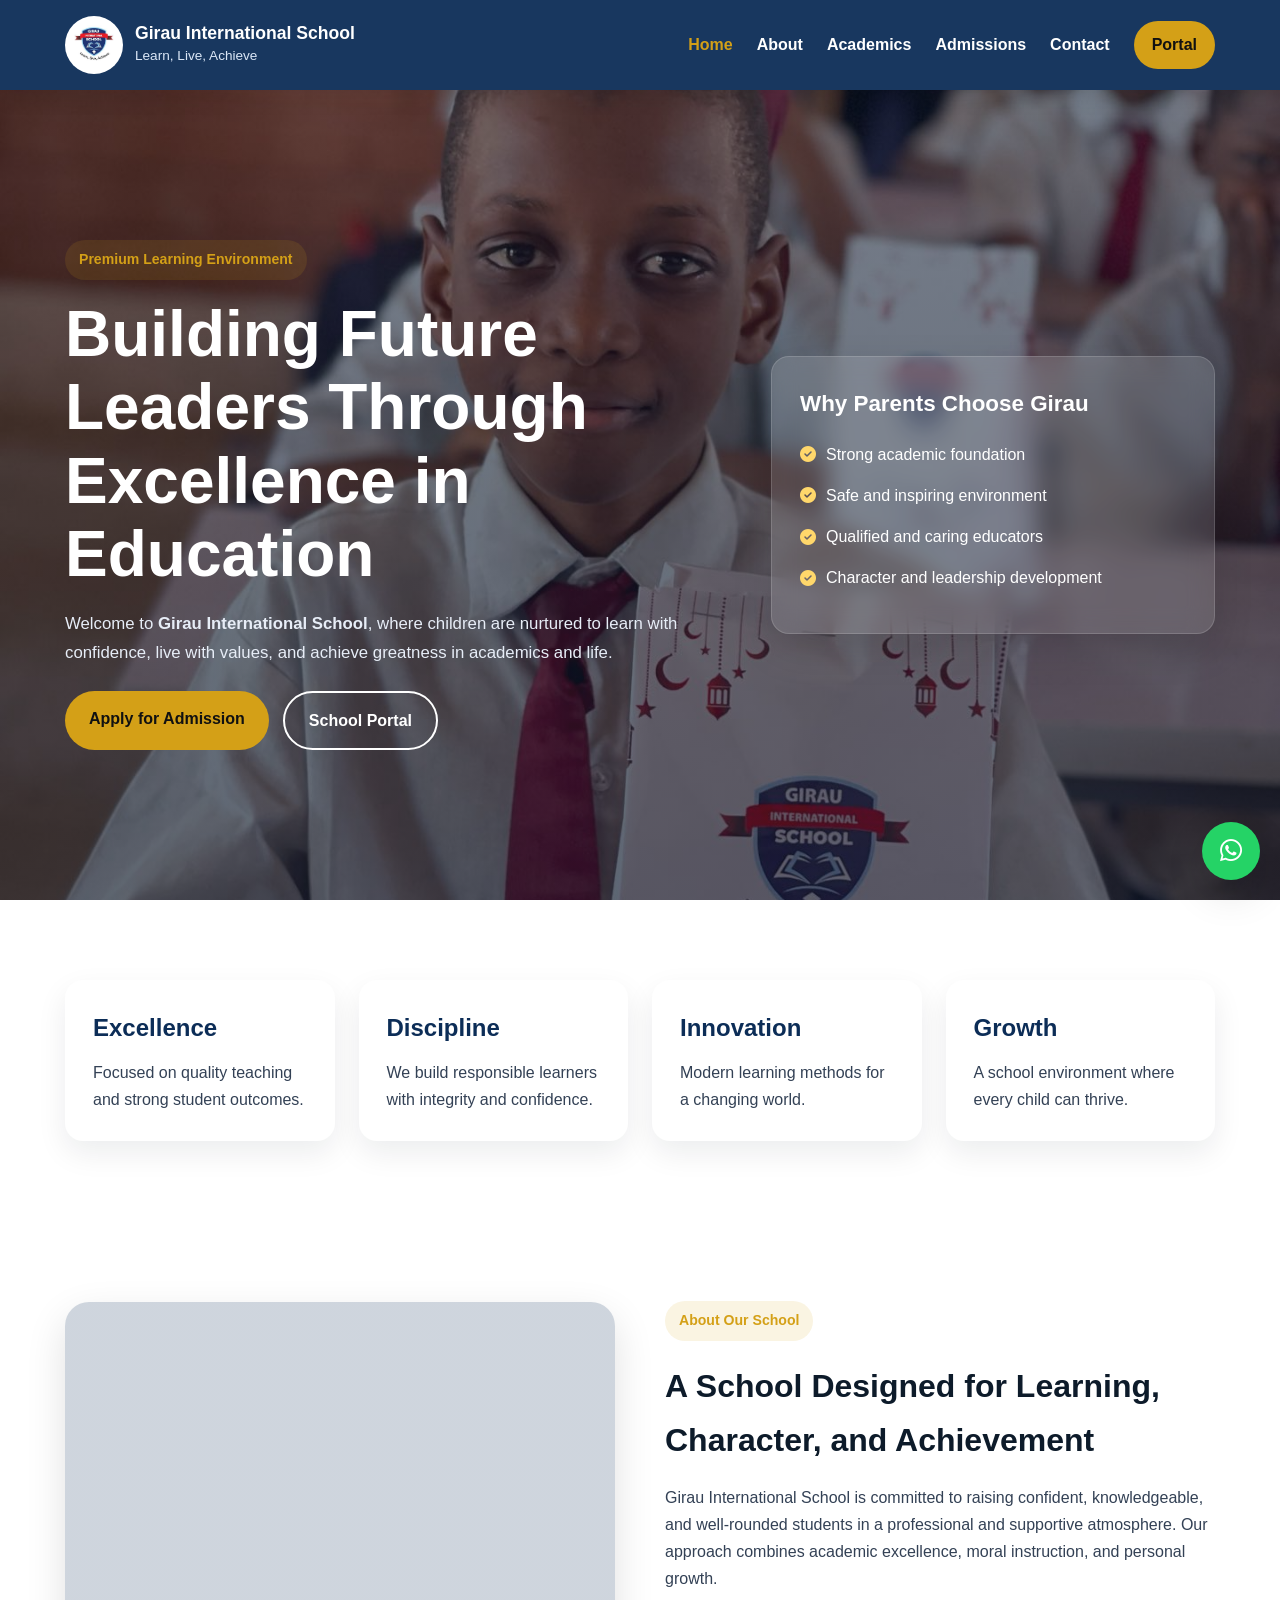
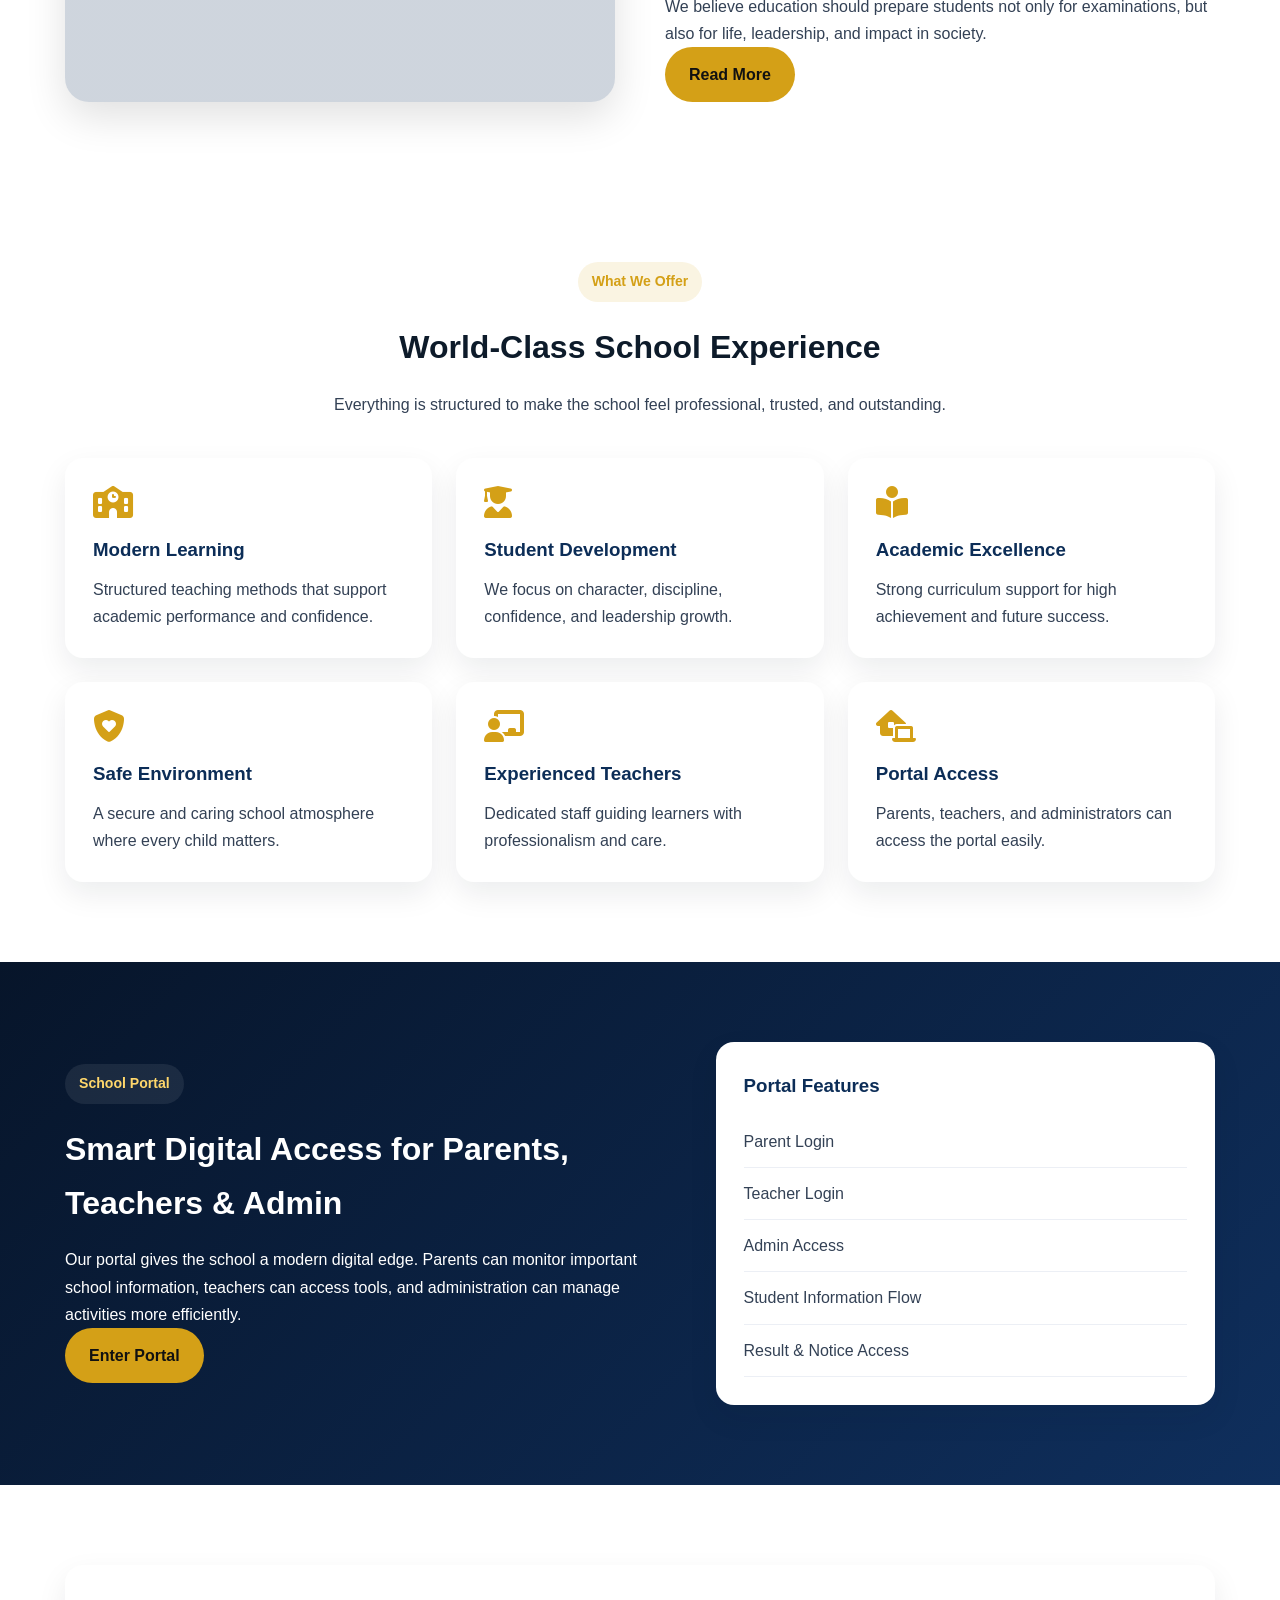
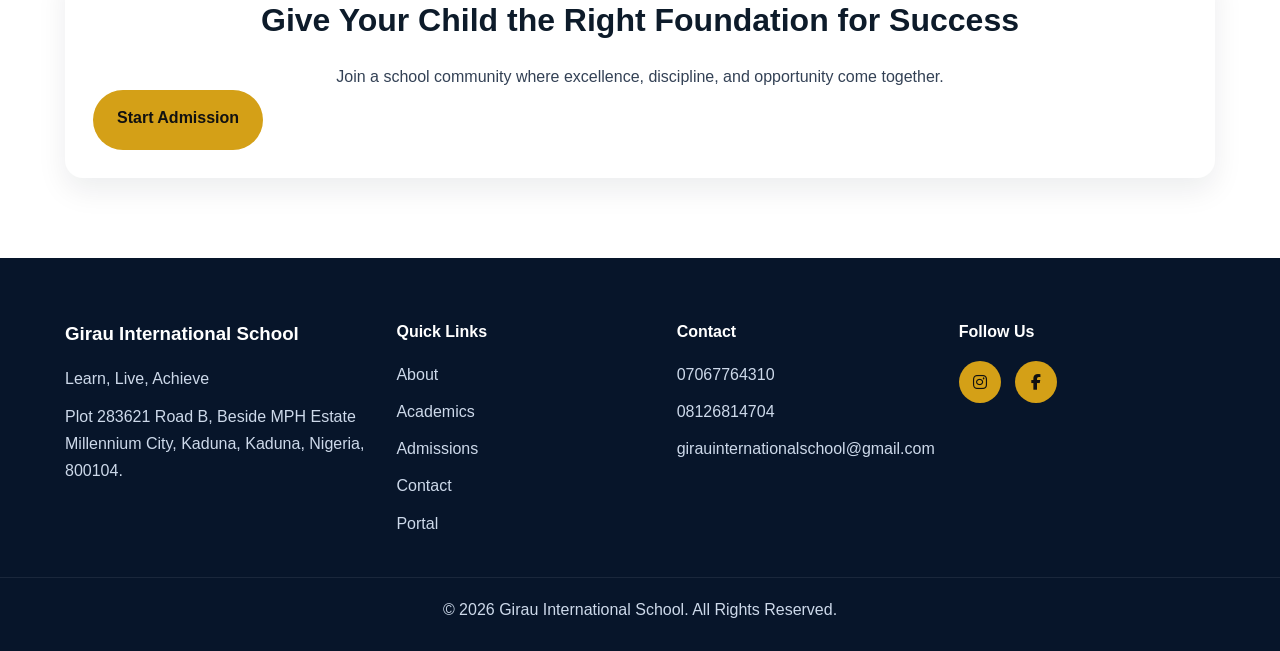
<file: index.html>
<!DOCTYPE html>
<html lang="en">
<head>
  <meta charset="UTF-8" />
  <meta name="viewport" content="width=device-width, initial-scale=1.0" />
  <title>Girau International School | Learn, Live, Achieve</title>
  <link rel="stylesheet" href="style.css" />
  <link rel="stylesheet" href="https://cdnjs.cloudflare.com/ajax/libs/font-awesome/6.5.0/css/all.min.css">
</head>
<body>

  <header class="topbar">
    <div class="container nav-wrap">
      <a href="index.html" class="brand">
        <img src="girau logo.png" alt="Girau International School Logo" class="logo-img">
        <div>
          <h2>Girau International School</h2>
          <p>Learn, Live, Achieve</p>
        </div>
      </a>

      <nav class="desktop-nav">
        <a href="index.html" class="active">Home</a>
        <a href="about.html">About</a>
        <a href="academics.html">Academics</a>
        <a href="admissions.html">Admissions</a>
        <a href="contact.html">Contact</a>
        <a href="portal.html" class="portal-btn">Portal</a>
      </nav>

      <button class="menu-btn" id="menuBtn">
        <i class="fas fa-bars"></i>
      </button>
    </div>

    <div class="mobile-nav" id="mobileNav">
      <a href="index.html">Home</a>
      <a href="about.html">About</a>
      <a href="academics.html">Academics</a>
      <a href="admissions.html">Admissions</a>
      <a href="contact.html">Contact</a>
      <a href="portal.html" class="portal-btn mobile-portal">Portal</a>
    </div>
  </header>

  <section class="hero">
    <div class="hero-overlay"></div>
    <div class="container hero-content">
      <div class="hero-text">
        <span class="tag">Premium Learning Environment</span>
        <h1>Building Future Leaders Through Excellence in Education</h1>
        <p>
          Welcome to <strong>Girau International School</strong>, where children are nurtured to
          learn with confidence, live with values, and achieve greatness in academics and life.
        </p>
        <div class="hero-actions">
          <a href="admissions.html" class="btn primary-btn">Apply for Admission</a>
          <a href="portal.html" class="btn secondary-btn">School Portal</a>
        </div>
      </div>

      <div class="hero-card">
        <div class="card-glass">
          <h3>Why Parents Choose Girau</h3>
          <ul>
            <li><i class="fas fa-check-circle"></i> Strong academic foundation</li>
            <li><i class="fas fa-check-circle"></i> Safe and inspiring environment</li>
            <li><i class="fas fa-check-circle"></i> Qualified and caring educators</li>
            <li><i class="fas fa-check-circle"></i> Character and leadership development</li>
          </ul>
        </div>
      </div>
    </div>
  </section>

  <section class="stats section">
    <div class="container stats-grid">
      <div class="stat-box">
        <h2>Excellence</h2>
        <p>Focused on quality teaching and strong student outcomes.</p>
      </div>
      <div class="stat-box">
        <h2>Discipline</h2>
        <p>We build responsible learners with integrity and confidence.</p>
      </div>
      <div class="stat-box">
        <h2>Innovation</h2>
        <p>Modern learning methods for a changing world.</p>
      </div>
      <div class="stat-box">
        <h2>Growth</h2>
        <p>A school environment where every child can thrive.</p>
      </div>
    </div>
  </section>

  <section class="about-preview section">
    <div class="container split-grid">
      <div class="image-box">
        <div class="image-card"></div>
      </div>
      <div class="text-box">
        <span class="section-tag">About Our School</span>
        <h2>A School Designed for Learning, Character, and Achievement</h2>
        <p>
          Girau International School is committed to raising confident, knowledgeable,
          and well-rounded students in a professional and supportive atmosphere.
          Our approach combines academic excellence, moral instruction, and personal growth.
        </p>
        <p>
          We believe education should prepare students not only for examinations,
          but also for life, leadership, and impact in society.
        </p>
        <a href="about.html" class="btn primary-btn">Read More</a>
      </div>
    </div>
  </section>

  <section class="features section">
    <div class="container">
      <div class="section-head center">
        <span class="section-tag">What We Offer</span>
        <h2>World-Class School Experience</h2>
        <p>Everything is structured to make the school feel professional, trusted, and outstanding.</p>
      </div>

      <div class="feature-grid">
        <div class="feature-card">
          <i class="fas fa-school"></i>
          <h3>Modern Learning</h3>
          <p>Structured teaching methods that support academic performance and confidence.</p>
        </div>
        <div class="feature-card">
          <i class="fas fa-user-graduate"></i>
          <h3>Student Development</h3>
          <p>We focus on character, discipline, confidence, and leadership growth.</p>
        </div>
        <div class="feature-card">
          <i class="fas fa-book-open-reader"></i>
          <h3>Academic Excellence</h3>
          <p>Strong curriculum support for high achievement and future success.</p>
        </div>
        <div class="feature-card">
          <i class="fas fa-shield-heart"></i>
          <h3>Safe Environment</h3>
          <p>A secure and caring school atmosphere where every child matters.</p>
        </div>
        <div class="feature-card">
          <i class="fas fa-chalkboard-user"></i>
          <h3>Experienced Teachers</h3>
          <p>Dedicated staff guiding learners with professionalism and care.</p>
        </div>
        <div class="feature-card">
          <i class="fas fa-laptop-house"></i>
          <h3>Portal Access</h3>
          <p>Parents, teachers, and administrators can access the portal easily.</p>
        </div>
      </div>
    </div>
  </section>

  <section class="portal-highlight section dark-section">
    <div class="container portal-grid">
      <div>
        <span class="section-tag light">School Portal</span>
        <h2>Smart Digital Access for Parents, Teachers & Admin</h2>
        <p>
          Our portal gives the school a modern digital edge. Parents can monitor important school
          information, teachers can access tools, and administration can manage activities more efficiently.
        </p>
        <a href="portal.html" class="btn gold-btn">Enter Portal</a>
      </div>
      <div class="portal-box">
        <div class="portal-mini-card">
          <h3>Portal Features</h3>
          <ul>
            <li>Parent Login</li>
            <li>Teacher Login</li>
            <li>Admin Access</li>
            <li>Student Information Flow</li>
            <li>Result & Notice Access</li>
          </ul>
        </div>
      </div>
    </div>
  </section>

  <section class="cta section">
    <div class="container cta-box">
      <h2>Give Your Child the Right Foundation for Success</h2>
      <p>Join a school community where excellence, discipline, and opportunity come together.</p>
      <div class="cta-actions">
        <a href="admissions.html" class="btn primary-btn">Start Admission</a>
        <a href="contact.html" class="btn secondary-btn">Contact School</a>
      </div>
    </div>
  </section>

  <footer class="footer">
    <div class="container footer-grid">
      <div>
        <h3>Girau International School</h3>
        <p>Learn, Live, Achieve</p>
        <p>Plot 283621 Road B, Beside MPH Estate Millennium City, Kaduna, Kaduna, Nigeria, 800104.</p>
      </div>

      <div>
        <h4>Quick Links</h4>
        <a href="about.html">About</a>
        <a href="academics.html">Academics</a>
        <a href="admissions.html">Admissions</a>
        <a href="contact.html">Contact</a>
        <a href="portal.html">Portal</a>
      </div>

      <div>
        <h4>Contact</h4>
        <a href="tel:07067764310">07067764310</a>
        <a href="tel:08126814704">08126814704</a>
        <a href="mailto:girauinternationalschool@gmail.com">girauinternationalschool@gmail.com</a>
      </div>

      <div>
        <h4>Follow Us</h4>
        <div class="socials">
          <a href="https://instagram.com/girau_intl_school" target="_blank"><i class="fab fa-instagram"></i></a>
          <a href="https://facebook.com/girau_intl_school" target="_blank"><i class="fab fa-facebook-f"></i></a>
        </div>
      </div>
    </div>
    <div class="footer-bottom">
      <p>© 2026 Girau International School. All Rights Reserved.</p>
    </div>
  </footer>

  <a href="https://wa.me/2347067764310" class="whatsapp-float" target="_blank">
    <i class="fab fa-whatsapp"></i>
  </a>

  <script>
    const menuBtn = document.getElementById("menuBtn");
    const mobileNav = document.getElementById("mobileNav");

    menuBtn.addEventListener("click", () => {
      mobileNav.classList.toggle("show");
    });
  </script>
</body>
</html>
</file>
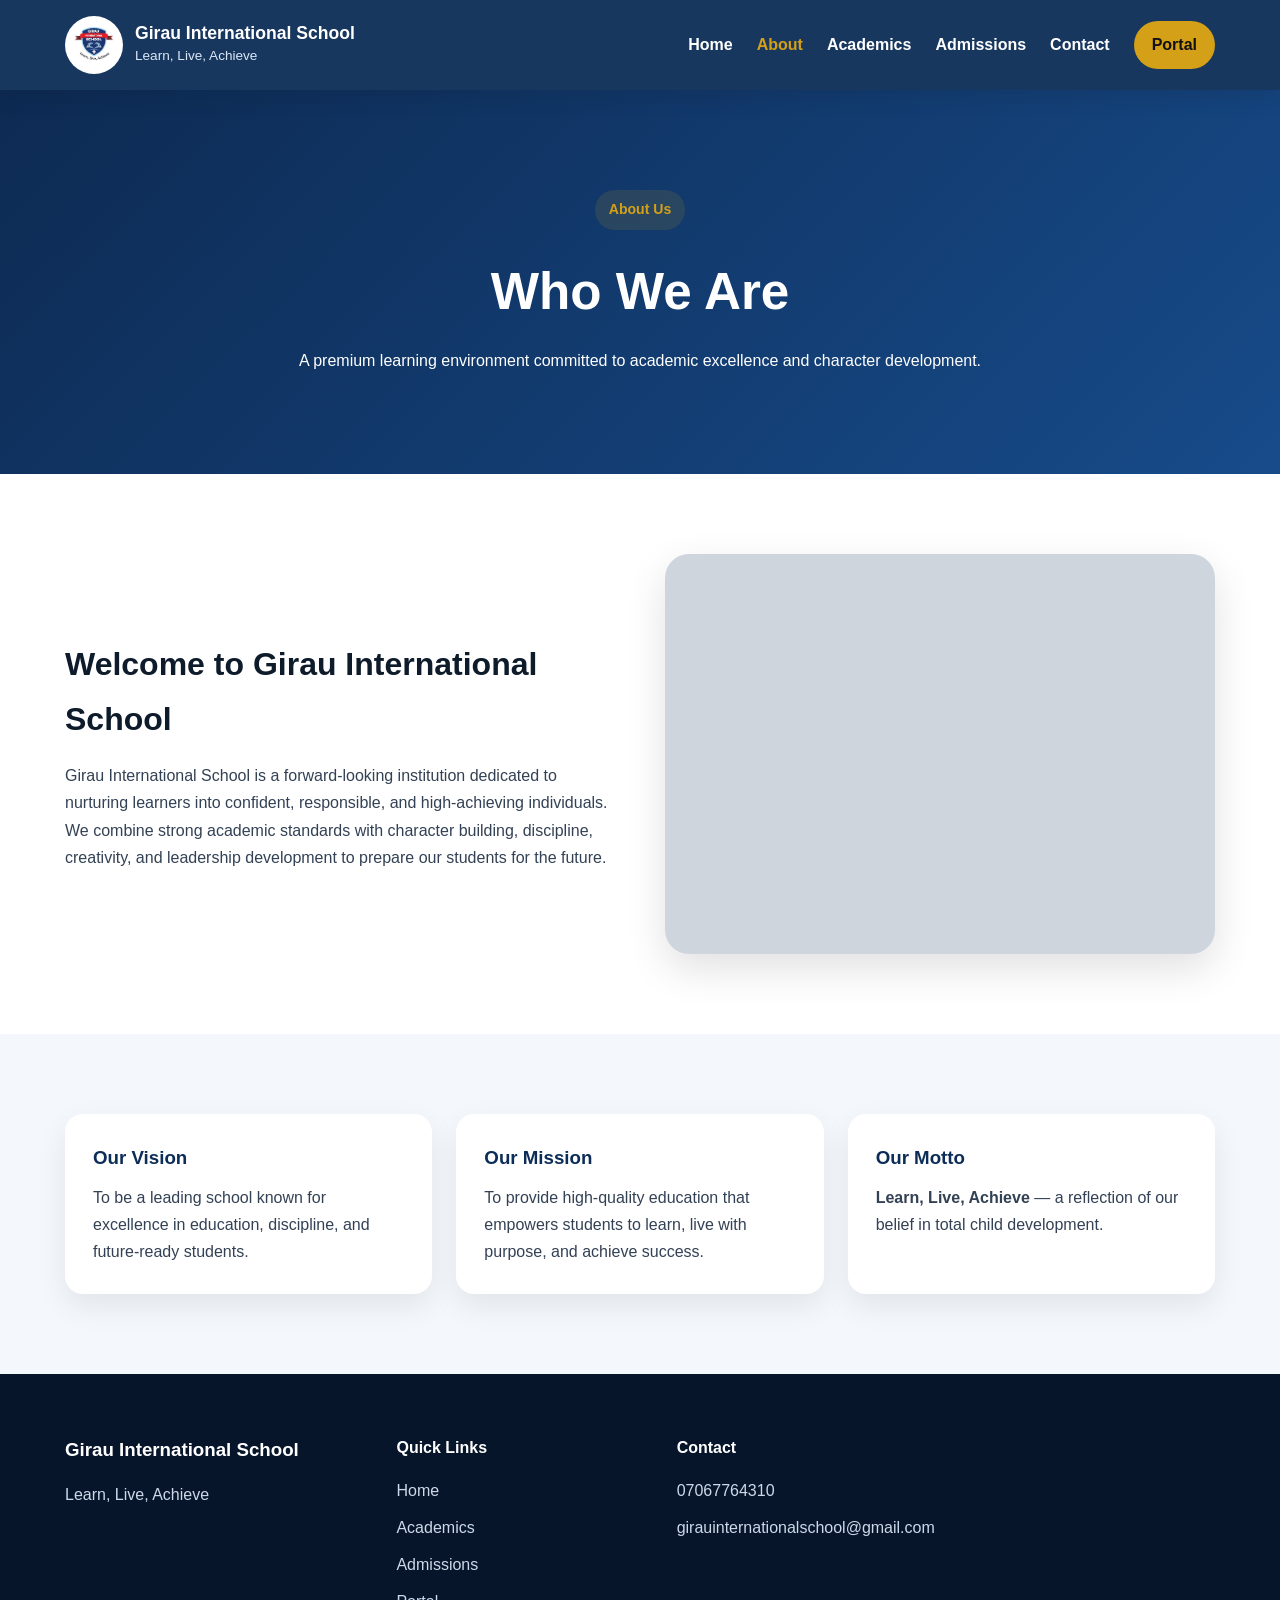
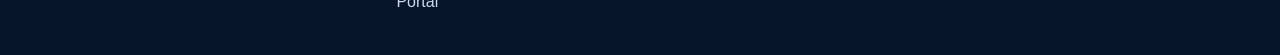
<file: about.html>
<!DOCTYPE html>
<html lang="en">
<head>
  <meta charset="UTF-8" />
  <meta name="viewport" content="width=device-width, initial-scale=1.0" />
  <title>About Us | Girau International School</title>
  <link rel="stylesheet" href="style.css" />
  <link rel="stylesheet" href="https://cdnjs.cloudflare.com/ajax/libs/font-awesome/6.5.0/css/all.min.css">
</head>
<body>

  <header class="topbar">
    <div class="container nav-wrap">
      <a href="index.html" class="brand">
        <img src="girau logo.png" alt="Girau Logo" class="logo-img">
        <div>
          <h2>Girau International School</h2>
          <p>Learn, Live, Achieve</p>
        </div>
      </a>

      <nav class="desktop-nav">
        <a href="index.html">Home</a>
        <a href="about.html" class="active">About</a>
        <a href="academics.html">Academics</a>
        <a href="admissions.html">Admissions</a>
        <a href="contact.html">Contact</a>
        <a href="portal.html" class="portal-btn">Portal</a>
      </nav>

      <button class="menu-btn" id="menuBtn">
        <i class="fas fa-bars"></i>
      </button>
    </div>

    <div class="mobile-nav" id="mobileNav">
      <a href="index.html">Home</a>
      <a href="about.html">About</a>
      <a href="academics.html">Academics</a>
      <a href="admissions.html">Admissions</a>
      <a href="contact.html">Contact</a>
      <a href="portal.html" class="portal-btn mobile-portal">Portal</a>
    </div>
  </header>

  <section class="page-hero small-hero">
    <div class="container">
      <span class="section-tag">About Us</span>
      <h1>Who We Are</h1>
      <p>A premium learning environment committed to academic excellence and character development.</p>
    </div>
  </section>

  <section class="section">
    <div class="container split-grid">
      <div class="text-box">
        <h2>Welcome to Girau International School</h2>
        <p>
          Girau International School is a forward-looking institution dedicated to nurturing
          learners into confident, responsible, and high-achieving individuals.
        </p>
        <p>
          We combine strong academic standards with character building, discipline,
          creativity, and leadership development to prepare our students for the future.
        </p>
      </div>
      <div class="image-box">
        <div class="image-card"></div>
      </div>
    </div>
  </section>

  <section class="section light-bg">
    <div class="container feature-grid">
      <div class="feature-card">
        <h3>Our Vision</h3>
        <p>To be a leading school known for excellence in education, discipline, and future-ready students.</p>
      </div>
      <div class="feature-card">
        <h3>Our Mission</h3>
        <p>To provide high-quality education that empowers students to learn, live with purpose, and achieve success.</p>
      </div>
      <div class="feature-card">
        <h3>Our Motto</h3>
        <p><strong>Learn, Live, Achieve</strong> — a reflection of our belief in total child development.</p>
      </div>
    </div>
  </section>

  <footer class="footer">
    <div class="container footer-grid">
      <div>
        <h3>Girau International School</h3>
        <p>Learn, Live, Achieve</p>
      </div>
      <div>
        <h4>Quick Links</h4>
        <a href="index.html">Home</a>
        <a href="academics.html">Academics</a>
        <a href="admissions.html">Admissions</a>
        <a href="portal.html">Portal</a>
      </div>
      <div>
        <h4>Contact</h4>
        <a href="tel:07067764310">07067764310</a>
        <a href="mailto:girauinternationalschool@gmail.com">girauinternationalschool@gmail.com</a>
      </div>
    </div>
  </footer>

  <script>
    const menuBtn = document.getElementById("menuBtn");
    const mobileNav = document.getElementById("mobileNav");
    menuBtn.addEventListener("click", () => mobileNav.classList.toggle("show"));
  </script>
</body>
</html>
</file>
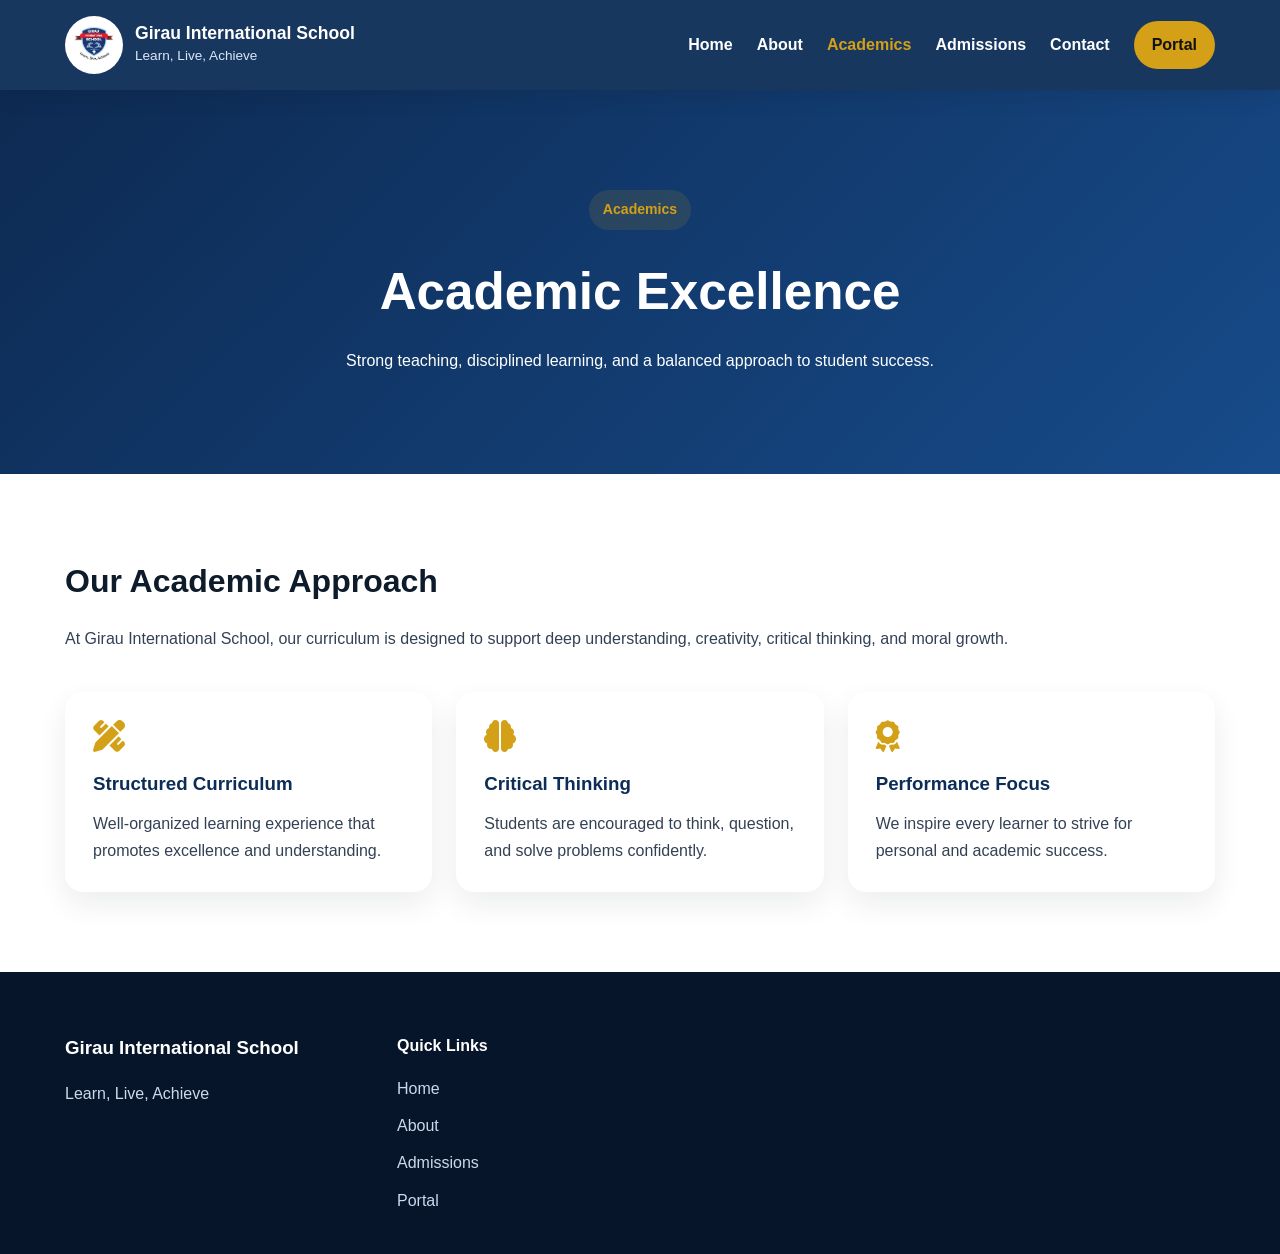
<file: academics.html>
<!DOCTYPE html>
<html lang="en">
<head>
  <meta charset="UTF-8" />
  <meta name="viewport" content="width=device-width, initial-scale=1.0" />
  <title>Academics | Girau International School</title>
  <link rel="stylesheet" href="style.css" />
  <link rel="stylesheet" href="https://cdnjs.cloudflare.com/ajax/libs/font-awesome/6.5.0/css/all.min.css">
</head>
<body>

  <header class="topbar">
    <div class="container nav-wrap">
      <a href="index.html" class="brand">
        <img src="girau logo.png" alt="Girau Logo" class="logo-img">
        <div>
          <h2>Girau International School</h2>
          <p>Learn, Live, Achieve</p>
        </div>
      </a>
      <nav class="desktop-nav">
        <a href="index.html">Home</a>
        <a href="about.html">About</a>
        <a href="academics.html" class="active">Academics</a>
        <a href="admissions.html">Admissions</a>
        <a href="contact.html">Contact</a>
        <a href="portal.html" class="portal-btn">Portal</a>
      </nav>
      <button class="menu-btn" id="menuBtn"><i class="fas fa-bars"></i></button>
    </div>

    <div class="mobile-nav" id="mobileNav">
      <a href="index.html">Home</a>
      <a href="about.html">About</a>
      <a href="academics.html">Academics</a>
      <a href="admissions.html">Admissions</a>
      <a href="contact.html">Contact</a>
      <a href="portal.html" class="portal-btn mobile-portal">Portal</a>
    </div>
  </header>

  <section class="page-hero small-hero">
    <div class="container">
      <span class="section-tag">Academics</span>
      <h1>Academic Excellence</h1>
      <p>Strong teaching, disciplined learning, and a balanced approach to student success.</p>
    </div>
  </section>

  <section class="section">
    <div class="container">
      <div class="section-head">
        <h2>Our Academic Approach</h2>
        <p>
          At Girau International School, our curriculum is designed to support deep understanding,
          creativity, critical thinking, and moral growth.
        </p>
      </div>

      <div class="feature-grid">
        <div class="feature-card">
          <i class="fas fa-pencil-ruler"></i>
          <h3>Structured Curriculum</h3>
          <p>Well-organized learning experience that promotes excellence and understanding.</p>
        </div>
        <div class="feature-card">
          <i class="fas fa-brain"></i>
          <h3>Critical Thinking</h3>
          <p>Students are encouraged to think, question, and solve problems confidently.</p>
        </div>
        <div class="feature-card">
          <i class="fas fa-award"></i>
          <h3>Performance Focus</h3>
          <p>We inspire every learner to strive for personal and academic success.</p>
        </div>
      </div>
    </div>
  </section>

  <footer class="footer">
    <div class="container footer-grid">
      <div>
        <h3>Girau International School</h3>
        <p>Learn, Live, Achieve</p>
      </div>
      <div>
        <h4>Quick Links</h4>
        <a href="index.html">Home</a>
        <a href="about.html">About</a>
        <a href="admissions.html">Admissions</a>
        <a href="portal.html">Portal</a>
      </div>
    </div>
  </footer>

  <script>
    const menuBtn = document.getElementById("menuBtn");
    const mobileNav = document.getElementById("mobileNav");
    menuBtn.addEventListener("click", () => mobileNav.classList.toggle("show"));
  </script>
</body>
</html>
</file>
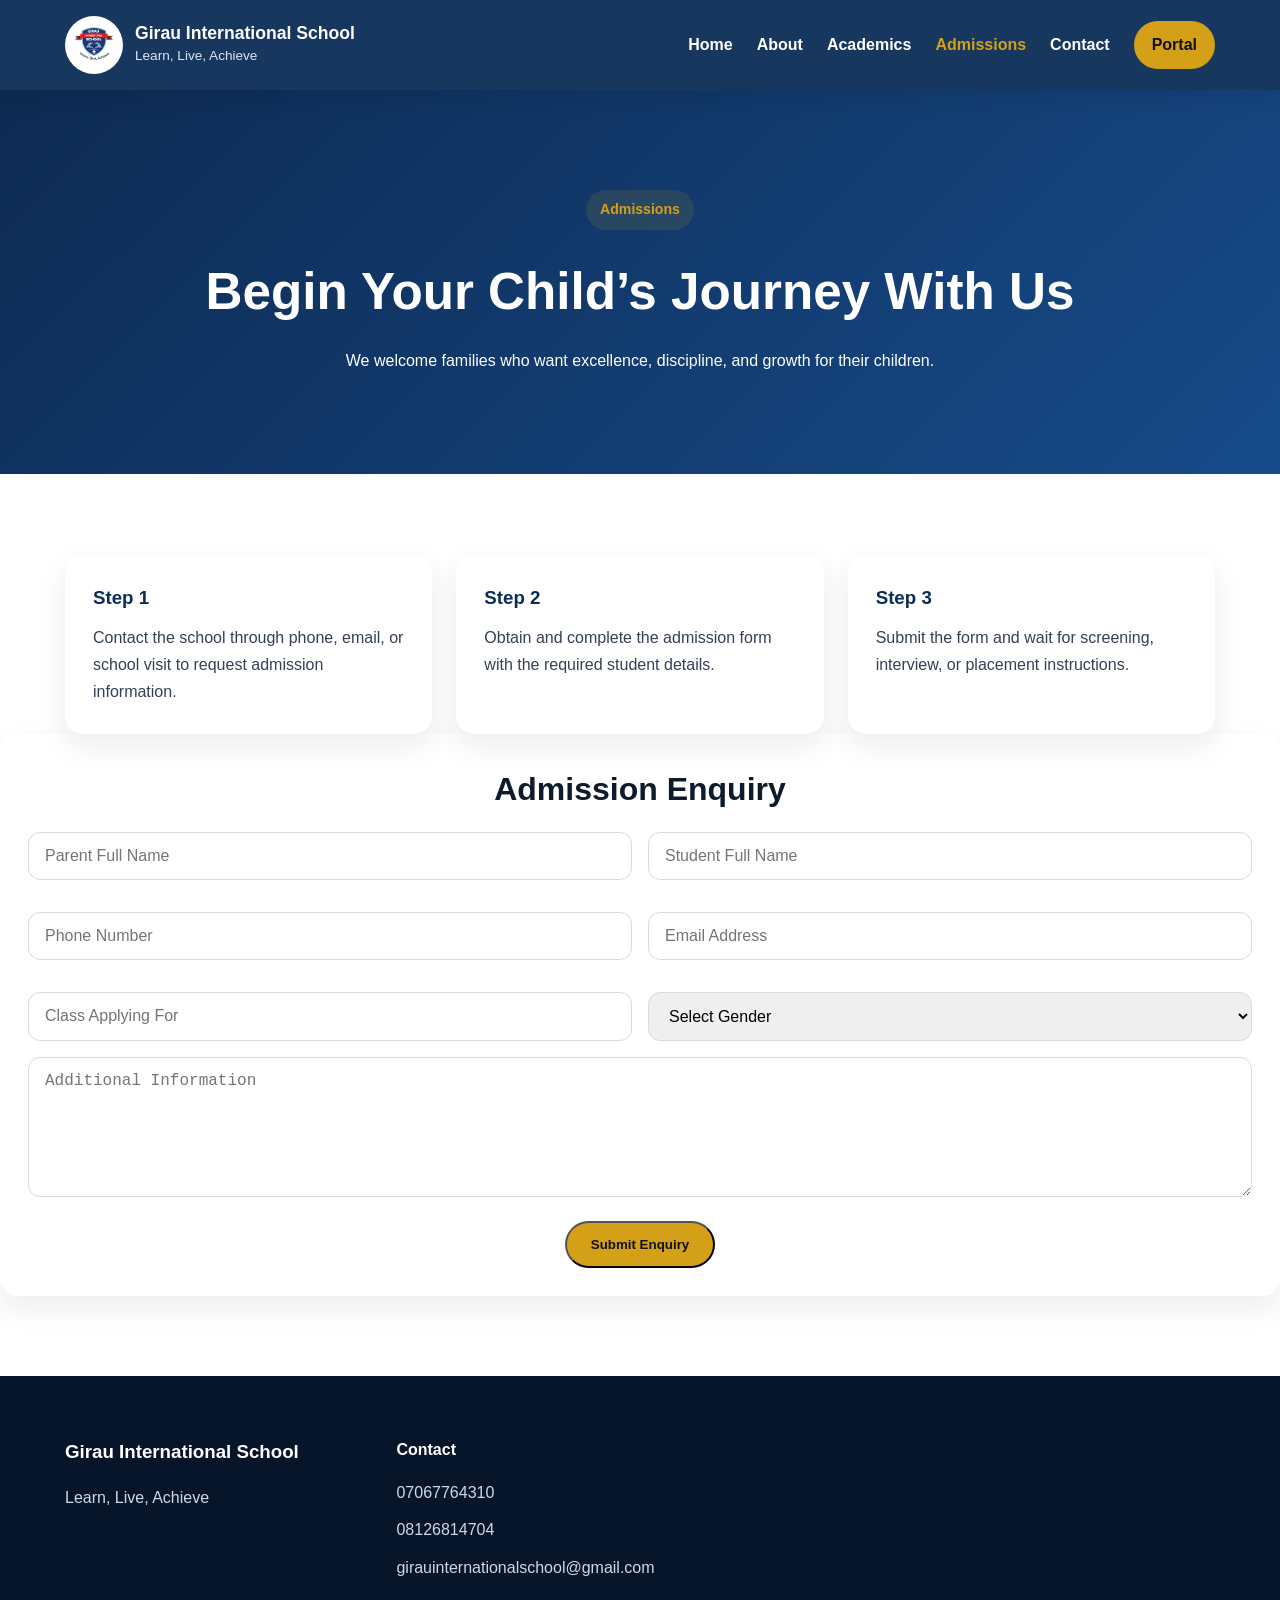
<file: admissions.html>
<!DOCTYPE html>
<html lang="en">
<head>
  <meta charset="UTF-8" />
  <meta name="viewport" content="width=device-width, initial-scale=1.0" />
  <title>Admissions | Girau International School</title>
  <link rel="stylesheet" href="style.css" />
  <link rel="stylesheet" href="https://cdnjs.cloudflare.com/ajax/libs/font-awesome/6.5.0/css/all.min.css">
</head>
<body>

  <header class="topbar">
    <div class="container nav-wrap">
      <a href="index.html" class="brand">
        <img src="girau logo.png" alt="Girau Logo" class="logo-img">
        <div>
          <h2>Girau International School</h2>
          <p>Learn, Live, Achieve</p>
        </div>
      </a>
      <nav class="desktop-nav">
        <a href="index.html">Home</a>
        <a href="about.html">About</a>
        <a href="academics.html">Academics</a>
        <a href="admissions.html" class="active">Admissions</a>
        <a href="contact.html">Contact</a>
        <a href="portal.html" class="portal-btn">Portal</a>
      </nav>
      <button class="menu-btn" id="menuBtn"><i class="fas fa-bars"></i></button>
    </div>

    <div class="mobile-nav" id="mobileNav">
      <a href="index.html">Home</a>
      <a href="about.html">About</a>
      <a href="academics.html">Academics</a>
      <a href="admissions.html">Admissions</a>
      <a href="contact.html">Contact</a>
      <a href="portal.html" class="portal-btn mobile-portal">Portal</a>
    </div>
  </header>

  <section class="page-hero small-hero">
    <div class="container">
      <span class="section-tag">Admissions</span>
      <h1>Begin Your Child’s Journey With Us</h1>
      <p>We welcome families who want excellence, discipline, and growth for their children.</p>
    </div>
  </section>

  <section class="section">
    <div class="container feature-grid">
      <div class="feature-card">
        <h3>Step 1</h3>
        <p>Contact the school through phone, email, or school visit to request admission information.</p>
      </div>
      <div class="feature-card">
        <h3>Step 2</h3>
        <p>Obtain and complete the admission form with the required student details.</p>
      </div>
      <div class="feature-card">
        <h3>Step 3</h3>
        <p>Submit the form and wait for screening, interview, or placement instructions.</p>
      </div>
    </div>

    <div class="cta-box form-style">
      <h2>Admission Enquiry</h2>
      <form>
        <div class="form-grid">
          <input type="text" placeholder="Parent Full Name" required>
          <input type="text" placeholder="Student Full Name" required>
          <input type="text" placeholder="Phone Number" required>
          <input type="email" placeholder="Email Address" required>
          <input type="text" placeholder="Class Applying For" required>
          <select required>
            <option value="">Select Gender</option>
            <option>Male</option>
            <option>Female</option>
          </select>
        </div>
        <textarea placeholder="Additional Information"></textarea>
        <button type="submit" class="btn primary-btn">Submit Enquiry</button>
      </form>
    </div>
  </section>

  <footer class="footer">
    <div class="container footer-grid">
      <div>
        <h3>Girau International School</h3>
        <p>Learn, Live, Achieve</p>
      </div>
      <div>
        <h4>Contact</h4>
        <a href="tel:07067764310">07067764310</a>
        <a href="tel:08126814704">08126814704</a>
        <a href="mailto:girauinternationalschool@gmail.com">girauinternationalschool@gmail.com</a>
      </div>
    </div>
  </footer>

  <script>
    const menuBtn = document.getElementById("menuBtn");
    const mobileNav = document.getElementById("mobileNav");
    menuBtn.addEventListener("click", () => mobileNav.classList.toggle("show"));
  </script>
</body>
</html>
</file>
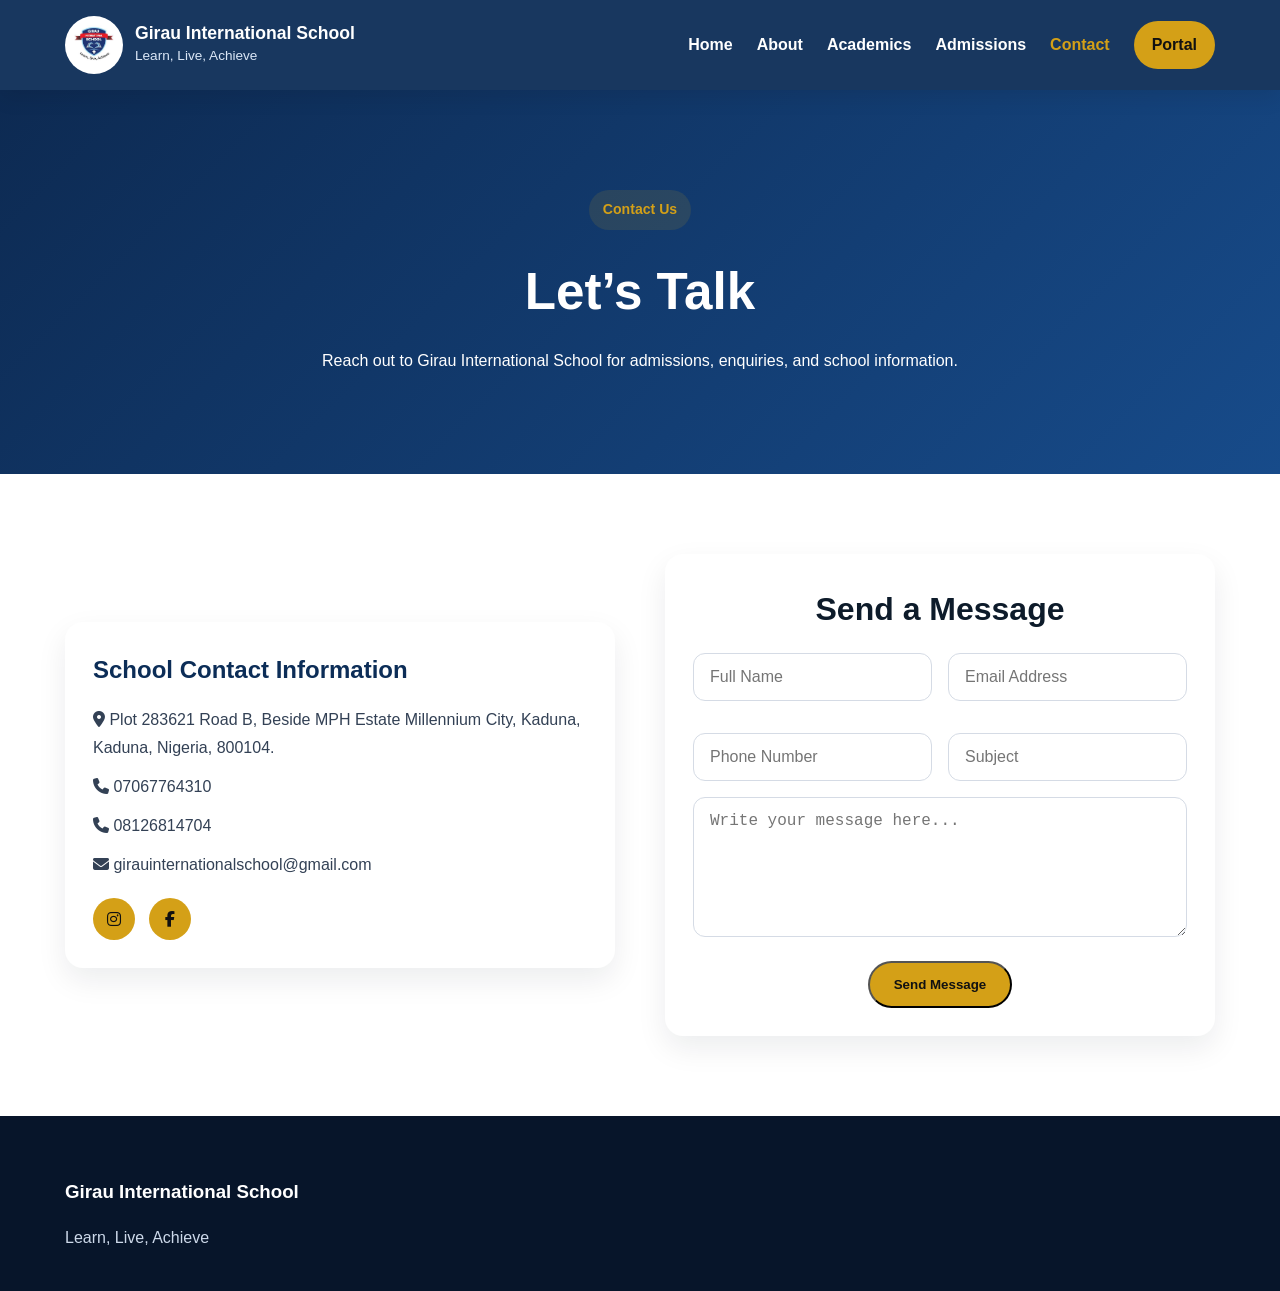
<file: contact.html>
<!DOCTYPE html>
<html lang="en">
<head>
  <meta charset="UTF-8" />
  <meta name="viewport" content="width=device-width, initial-scale=1.0" />
  <title>Contact Us | Girau International School</title>
  <link rel="stylesheet" href="style.css" />
  <link rel="stylesheet" href="https://cdnjs.cloudflare.com/ajax/libs/font-awesome/6.5.0/css/all.min.css">
</head>
<body>

  <header class="topbar">
    <div class="container nav-wrap">
      <a href="index.html" class="brand">
        <img src="girau logo.png" alt="Girau Logo" class="logo-img">
        <div>
          <h2>Girau International School</h2>
          <p>Learn, Live, Achieve</p>
        </div>
      </a>
      <nav class="desktop-nav">
        <a href="index.html">Home</a>
        <a href="about.html">About</a>
        <a href="academics.html">Academics</a>
        <a href="admissions.html">Admissions</a>
        <a href="contact.html" class="active">Contact</a>
        <a href="portal.html" class="portal-btn">Portal</a>
      </nav>
      <button class="menu-btn" id="menuBtn"><i class="fas fa-bars"></i></button>
    </div>

    <div class="mobile-nav" id="mobileNav">
      <a href="index.html">Home</a>
      <a href="about.html">About</a>
      <a href="academics.html">Academics</a>
      <a href="admissions.html">Admissions</a>
      <a href="contact.html">Contact</a>
      <a href="portal.html" class="portal-btn mobile-portal">Portal</a>
    </div>
  </header>

  <section class="page-hero small-hero">
    <div class="container">
      <span class="section-tag">Contact Us</span>
      <h1>Let’s Talk</h1>
      <p>Reach out to Girau International School for admissions, enquiries, and school information.</p>
    </div>
  </section>

  <section class="section">
    <div class="container split-grid">
      <div class="contact-card">
        <h2>School Contact Information</h2>
        <p><i class="fas fa-location-dot"></i> Plot 283621 Road B, Beside MPH Estate Millennium City, Kaduna, Kaduna, Nigeria, 800104.</p>
        <p><i class="fas fa-phone"></i> 07067764310</p>
        <p><i class="fas fa-phone"></i> 08126814704</p>
        <p><i class="fas fa-envelope"></i> girauinternationalschool@gmail.com</p>

        <div class="socials large-socials">
          <a href="https://instagram.com/girau_intl_school" target="_blank"><i class="fab fa-instagram"></i></a>
          <a href="https://facebook.com/girau_intl_school" target="_blank"><i class="fab fa-facebook-f"></i></a>
        </div>
      </div>

      <div class="cta-box form-style">
        <h2>Send a Message</h2>
        <form>
          <div class="form-grid">
            <input type="text" placeholder="Full Name" required>
            <input type="email" placeholder="Email Address" required>
            <input type="text" placeholder="Phone Number" required>
            <input type="text" placeholder="Subject" required>
          </div>
          <textarea placeholder="Write your message here..." required></textarea>
          <button type="submit" class="btn primary-btn">Send Message</button>
        </form>
      </div>
    </div>
  </section>

  <footer class="footer">
    <div class="container footer-grid">
      <div>
        <h3>Girau International School</h3>
        <p>Learn, Live, Achieve</p>
      </div>
    </div>
  </footer>

  <script>
    const menuBtn = document.getElementById("menuBtn");
    const mobileNav = document.getElementById("mobileNav");
    menuBtn.addEventListener("click", () => mobileNav.classList.toggle("show"));
  </script>
</body>
</html>
</file>
<file: style.css>
* {
  margin: 0;
  padding: 0;
  box-sizing: border-box;
}

:root {
  --primary: #0c2d57;
  --secondary: #123f7a;
  --gold: #d4a017;
  --light: #f7f9fc;
  --white: #ffffff;
  --dark: #0d1b2a;
  --text: #334155;
  --border: rgba(255,255,255,0.15);
  --shadow: 0 15px 40px rgba(0,0,0,0.12);
  --radius: 18px;
}

body {
  font-family: Arial, sans-serif;
  color: var(--text);
  background: var(--white);
  line-height: 1.7;
}

a {
  text-decoration: none;
  color: inherit;
}

img {
  max-width: 100%;
  display: block;
}

.container {
  width: min(1150px, 92%);
  margin: auto;
}

.section {
  padding: 80px 0;
}

.light-bg {
  background: #f4f7fb;
}

.dark-section {
  background: linear-gradient(135deg, #07152a, #0f2f5d);
  color: white;
}

.topbar {
  position: sticky;
  top: 0;
  z-index: 1000;
  background: rgba(12, 45, 87, 0.95);
  backdrop-filter: blur(12px);
  box-shadow: 0 8px 20px rgba(0,0,0,0.08);
}

.nav-wrap {
  display: flex;
  align-items: center;
  justify-content: space-between;
  padding: 16px 0;
}

.brand {
  display: flex;
  align-items: center;
  gap: 12px;
  color: white;
}

.logo-img {
  width: 58px;
  height: 58px;
  object-fit: contain;
  background: white;
  border-radius: 50%;
  padding: 6px;
}

.brand h2 {
  font-size: 1.1rem;
  line-height: 1.2;
}

.brand p {
  font-size: 0.85rem;
  color: #dbe7f7;
}

.desktop-nav {
  display: flex;
  align-items: center;
  gap: 24px;
}

.desktop-nav a {
  color: white;
  font-weight: 600;
  transition: 0.3s;
}

.desktop-nav a:hover,
.desktop-nav a.active {
  color: var(--gold);
}

.portal-btn {
  background: var(--gold);
  color: #111 !important;
  padding: 10px 18px;
  border-radius: 999px;
  font-weight: 700;
}

.menu-btn {
  display: none;
  background: transparent;
  border: none;
  color: white;
  font-size: 1.4rem;
  cursor: pointer;
}

.mobile-nav {
  display: none;
  flex-direction: column;
  background: #0e2a50;
  padding: 10px 20px 20px;
}

.mobile-nav a {
  color: white;
  padding: 12px 0;
  border-bottom: 1px solid rgba(255,255,255,0.08);
}

.mobile-nav.show {
  display: flex;
}

.mobile-portal {
  margin-top: 10px;
  text-align: center;
  border-bottom: none !important;
}

.hero {
  position: relative;
  min-height: 90vh;
  background:
    linear-gradient(rgba(8, 21, 43, 0.55), rgba(8, 21, 43, 0.65)),
    url('g background.jpg') center/cover no-repeat;
  display: flex;
  align-items: center;
  color: white;
}

.hero-content {
  position: relative;
  z-index: 2;
  display: grid;
  grid-template-columns: 1.2fr 0.8fr;
  gap: 40px;
  align-items: center;
  padding: 70px 0;
}

.tag,
.section-tag {
  display: inline-block;
  background: rgba(212, 160, 23, 0.12);
  color: var(--gold);
  padding: 8px 14px;
  border-radius: 999px;
  font-weight: 700;
  font-size: 0.88rem;
  margin-bottom: 18px;
}

.section-tag.light {
  background: rgba(255,255,255,0.08);
  color: #ffd76b;
}

.hero-text h1 {
  font-size: clamp(2.3rem, 5vw, 4.2rem);
  line-height: 1.15;
  margin-bottom: 18px;
}

.hero-text p {
  font-size: 1.05rem;
  max-width: 650px;
  color: #e7edf7;
  margin-bottom: 24px;
}

.hero-actions,
.cta-actions {
  display: flex;
  flex-wrap: wrap;
  gap: 14px;
}

.btn {
  display: inline-block;
  padding: 14px 24px;
  border-radius: 999px;
  font-weight: 700;
  transition: 0.3s ease;
}

.primary-btn {
  background: var(--gold);
  color: #111;
}

.primary-btn:hover {
  transform: translateY(-3px);
  box-shadow: var(--shadow);
}

.secondary-btn {
  border: 2px solid white;
  color: white;
}

.secondary-btn:hover {
  background: white;
  color: var(--primary);
}

.gold-btn {
  background: var(--gold);
  color: #111;
}

.hero-card .card-glass {
  background: rgba(255,255,255,0.12);
  border: 1px solid var(--border);
  backdrop-filter: blur(12px);
  padding: 28px;
  border-radius: var(--radius);
  box-shadow: var(--shadow);
}

.hero-card h3 {
  margin-bottom: 18px;
  font-size: 1.4rem;
}

.hero-card ul {
  list-style: none;
}

.hero-card li {
  margin-bottom: 14px;
  display: flex;
  gap: 10px;
  align-items: center;
}

.hero-card i {
  color: #ffd76b;
}

.stats-grid,
.feature-grid,
.footer-grid {
  display: grid;
  gap: 24px;
}

.stats-grid {
  grid-template-columns: repeat(4, 1fr);
}

.stat-box,
.feature-card,
.portal-mini-card,
.contact-card,
.cta-box,
.form-style,
.portal-login-box {
  background: white;
  border-radius: var(--radius);
  padding: 28px;
  box-shadow: 0 12px 30px rgba(10, 22, 40, 0.08);
}

.stat-box h2 {
  color: var(--primary);
  margin-bottom: 10px;
}

.split-grid {
  display: grid;
  grid-template-columns: 1fr 1fr;
  gap: 50px;
  align-items: center;
}

.image-card {
  min-height: 400px;
  border-radius: 24px;
  background:
    linear-gradient(rgba(12,45,87,0.2), rgba(12,45,87,0.2)),
    url('https://images.unsplash.com/photo-1588072432836-e10032774350?q=80&w=1400&auto=format&fit=crop') center/cover no-repeat;
  box-shadow: var(--shadow);
}

.text-box h2,
.section-head h2,
.portal-grid h2,
.cta-box h2 {
  font-size: 2rem;
  margin-bottom: 16px;
  color: var(--dark);
}

.dark-section h2,
.dark-section p,
.dark-section li {
  color: white;
}

.section-head {
  margin-bottom: 40px;
}

.section-head.center {
  text-align: center;
}

.feature-grid {
  grid-template-columns: repeat(3, 1fr);
}

.feature-card i {
  font-size: 2rem;
  color: var(--gold);
  margin-bottom: 16px;
}

.feature-card h3 {
  margin-bottom: 10px;
  color: var(--primary);
}

.portal-grid {
  display: grid;
  grid-template-columns: 1.1fr 0.9fr;
  gap: 40px;
  align-items: center;
}

.portal-mini-card h3 {
  color: var(--primary);
  margin-bottom: 14px;
}

.portal-mini-card ul {
  list-style: none;
}

.portal-mini-card li {
  padding: 12px 0;
  border-bottom: 1px solid #eceff5;
  color: #334155;
}

.cta-box {
  text-align: center;
}

.footer {
  background: #07152a;
  color: white;
  padding-top: 60px;
}

.footer-grid {
  grid-template-columns: 1.2fr 1fr 1fr 1fr;
  padding-bottom: 30px;
}

.footer h3,
.footer h4 {
  margin-bottom: 16px;
}

.footer a,
.footer p {
  display: block;
  color: #cdd9ea;
  margin-bottom: 10px;
}

.footer-bottom {
  text-align: center;
  border-top: 1px solid rgba(255,255,255,0.08);
  padding: 18px 10px;
  color: #b6c4d6;
}

.socials {
  display: flex;
  gap: 14px;
}

.socials a {
  width: 42px;
  height: 42px;
  border-radius: 50%;
  background: var(--gold);
  color: #111;
  display: flex;
  align-items: center;
  justify-content: center;
  font-size: 1rem;
}

.large-socials {
  margin-top: 20px;
}

.whatsapp-float {
  position: fixed;
  right: 20px;
  bottom: 20px;
  width: 58px;
  height: 58px;
  border-radius: 50%;
  background: #25d366;
  color: white;
  display: flex;
  align-items: center;
  justify-content: center;
  font-size: 1.6rem;
  box-shadow: var(--shadow);
  z-index: 1000;
}

.page-hero {
  background: linear-gradient(135deg, #0d2a52, #174b8a);
  color: white;
  text-align: center;
  padding: 100px 0;
}

.small-hero h1 {
  font-size: clamp(2rem, 4vw, 3.2rem);
  margin-bottom: 12px;
}

.form-style input,
.form-style select,
.form-style textarea,
.portal-login-box input,
.portal-login-box select {
  width: 100%;
  padding: 14px 16px;
  margin-bottom: 16px;
  border-radius: 12px;
  border: 1px solid #d5dbe5;
  font-size: 1rem;
  outline: none;
}

.form-style textarea {
  min-height: 140px;
  resize: vertical;
}

.form-grid {
  display: grid;
  grid-template-columns: repeat(2, 1fr);
  gap: 16px;
}

.portal-section {
  min-height: calc(100vh - 100px);
  padding: 80px 0;
  background: linear-gradient(135deg, #eef3fa, #dfeaf8);
}

.portal-layout {
  display: grid;
  grid-template-columns: 1.1fr 0.9fr;
  gap: 40px;
  align-items: center;
}

.portal-left h1 {
  font-size: clamp(2.2rem, 4vw, 3.5rem);
  color: var(--primary);
  margin-bottom: 18px;
  line-height: 1.15;
}

.portal-benefits {
  display: flex;
  flex-direction: column;
  gap: 14px;
  margin-top: 24px;
}

.portal-benefits div {
  background: white;
  padding: 14px 18px;
  border-radius: 12px;
  box-shadow: 0 10px 25px rgba(0,0,0,0.06);
  font-weight: 600;
  color: var(--primary);
}

.portal-login-box h2 {
  color: var(--primary);
  margin-bottom: 8px;
}

.full-btn {
  width: 100%;
  border: none;
  cursor: pointer;
}

.portal-msg {
  margin-top: 12px;
  font-weight: 600;
}

.contact-card h2 {
  color: var(--primary);
  margin-bottom: 16px;
}

.contact-card p {
  margin-bottom: 12px;
}

@media (max-width: 992px) {
  .hero-content,
  .split-grid,
  .portal-grid,
  .portal-layout,
  .stats-grid,
  .feature-grid,
  .footer-grid,
  .form-grid {
    grid-template-columns: 1fr;
  }

  .desktop-nav {
    display: none;
  }

  .menu-btn {
    display: block;
  }

  .hero {
    min-height: auto;
    padding: 60px 0;
  }

  .hero-text h1 {
    font-size: 2.4rem;
  }

  .image-card {
    min-height: 280px;
  }
}

@media (max-width: 600px) {
  .section {
    padding: 60px 0;
  }

  .nav-wrap {
    padding: 12px 0;
  }

  .brand h2 {
    font-size: 0.95rem;
  }

  .brand p {
    font-size: 0.75rem;
  }

  .logo-img {
    width: 50px;
    height: 50px;
  }

  .hero-text h1 {
    font-size: 2rem;
  }

  .hero-text p,
  .small-hero p,
  .portal-left p {
    font-size: 0.97rem;
  }

  .btn {
    width: 100%;
    text-align: center;
  }

  .stat-box,
  .feature-card,
  .portal-login-box,
  .cta-box,
  .contact-card {
    padding: 22px;
  }

  .whatsapp-float {
    width: 52px;
    height: 52px;
    font-size: 1.4rem;
  }
}

.portal-tabs {
  display: flex;
  gap: 10px;
  margin-bottom: 20px;
}

.tab-btn {
  flex: 1;
  border: none;
  background: #e7edf7;
  color: #123f7a;
  padding: 12px 14px;
  border-radius: 12px;
  font-weight: 700;
  cursor: pointer;
  transition: 0.3s;
}

.tab-btn.active {
  background: var(--gold);
  color: #111;
}

.portal-form-box {
  display: block;
}

.hidden-form {
  display: none;
}

.admin-body {
  background: #f5f8fc;
}

.admin-hero {
  background: linear-gradient(135deg, #0c2d57, #174b8a);
  color: white;
  padding: 70px 0 50px;
}

.admin-hero-grid {
  display: flex;
  justify-content: space-between;
  align-items: center;
  gap: 20px;
}

.admin-hero h1 {
  font-size: clamp(2rem, 4vw, 3.2rem);
  margin-bottom: 12px;
}

.admin-main {
  padding-top: 40px;
}

.admin-layout {
  display: grid;
  grid-template-columns: 260px 1fr;
  gap: 24px;
  align-items: start;
}

.admin-sidebar {
  background: white;
  border-radius: 18px;
  padding: 18px;
  box-shadow: 0 10px 30px rgba(0,0,0,0.06);
  display: flex;
  flex-direction: column;
  gap: 12px;
  position: sticky;
  top: 100px;
}

.admin-nav-btn {
  border: none;
  background: #edf3fb;
  color: #123f7a;
  padding: 14px 16px;
  border-radius: 12px;
  font-weight: 700;
  text-align: left;
  cursor: pointer;
  transition: 0.3s;
}

.admin-nav-btn.active,
.admin-nav-btn:hover {
  background: var(--gold);
  color: #111;
}

.admin-content {
  display: flex;
  flex-direction: column;
  gap: 24px;
}

.admin-tab {
  display: none;
}

.admin-tab.active {
  display: block;
}

.admin-panel {
  background: white;
  border-radius: 18px;
  padding: 26px;
  box-shadow: 0 10px 30px rgba(0,0,0,0.06);
  margin-bottom: 24px;
}

.admin-panel h2 {
  margin-bottom: 16px;
  color: var(--primary);
}

.dashboard-cards {
  display: grid;
  grid-template-columns: repeat(3, 1fr);
  gap: 20px;
  margin-bottom: 24px;
}

.dashboard-card {
  background: white;
  border-radius: 18px;
  padding: 24px;
  box-shadow: 0 10px 30px rgba(0,0,0,0.06);
}

.dashboard-card h3 {
  margin-bottom: 10px;
  color: var(--primary);
  font-size: 1rem;
}

.dashboard-card p {
  font-size: 2rem;
  font-weight: 800;
  color: var(--gold);
}

.table-wrap {
  overflow-x: auto;
}

.admin-table {
  width: 100%;
  border-collapse: collapse;
  min-width: 700px;
}

.admin-table th,
.admin-table td {
  text-align: left;
  padding: 14px 12px;
  border-bottom: 1px solid #e5eaf1;
  font-size: 0.95rem;
}

.admin-table th {
  background: #f5f8fc;
  color: var(--primary);
}

@media (max-width: 992px) {
  .admin-layout {
    grid-template-columns: 1fr;
  }

  .admin-sidebar {
    position: static;
    flex-direction: row;
    flex-wrap: wrap;
  }

  .dashboard-cards {
    grid-template-columns: 1fr;
  }

  .admin-hero-grid {
    flex-direction: column;
    align-items: flex-start;
  }
}

@media (max-width: 600px) {
  .admin-panel,
  .dashboard-card {
    padding: 20px;
  }

  .admin-nav-btn {
    width: 100%;
  }
}

.teacher-body {
  background: #f5f8fc;
}

.teacher-hero {
  background: linear-gradient(135deg, #0c2d57, #174b8a);
  color: white;
  padding: 70px 0 50px;
}

.teacher-hero-grid {
  display: flex;
  justify-content: space-between;
  align-items: center;
  gap: 20px;
}

.teacher-hero h1 {
  font-size: clamp(2rem, 4vw, 3.2rem);
  margin-bottom: 12px;
}

.teacher-layout {
  display: grid;
  grid-template-columns: 1fr 1fr;
  gap: 24px;
  align-items: start;
}

.teacher-card {
  background: white;
  border-radius: 18px;
  padding: 26px;
  box-shadow: 0 10px 30px rgba(0,0,0,0.06);
}

.teacher-card h2 {
  margin-bottom: 10px;
  color: var(--primary);
}

.card-note {
  color: #64748b;
  margin-bottom: 20px;
}

.results-list {
  display: flex;
  flex-direction: column;
  gap: 14px;
}

.result-item {
  background: #f8fbff;
  border: 1px solid #e5eaf1;
  border-radius: 14px;
  padding: 18px;
}

.result-item h3 {
  color: var(--primary);
  margin-bottom: 10px;
}

@media (max-width: 992px) {
  .teacher-layout {
    grid-template-columns: 1fr;
  }

  .teacher-hero-grid {
    flex-direction: column;
    align-items: flex-start;
  }
}

@media (max-width: 600px) {
  .teacher-card {
    padding: 20px;
  }
}

.parent-body {
  background: #f5f8fc;
}

.parent-hero {
  background: linear-gradient(135deg, #0c2d57, #174b8a);
  color: white;
  padding: 70px 0 50px;
}

.parent-hero-grid {
  display: flex;
  justify-content: space-between;
  align-items: center;
  gap: 20px;
}

.parent-hero h1 {
  font-size: clamp(2rem, 4vw, 3.2rem);
  margin-bottom: 12px;
}

.parent-layout {
  display: grid;
  grid-template-columns: 1fr 1fr;
  gap: 24px;
  align-items: start;
}

.parent-card {
  background: white;
  border-radius: 18px;
  padding: 26px;
  box-shadow: 0 10px 30px rgba(0,0,0,0.06);
}

.parent-card h2 {
  margin-bottom: 10px;
  color: var(--primary);
}

.student-box,
.result-box {
  background: #f8fbff;
  border: 1px solid #e5eaf1;
  border-radius: 14px;
  padding: 18px;
  margin-top: 16px;
}

.student-box h3,
.result-box h3 {
  color: var(--primary);
  margin-bottom: 10px;
}

@media (max-width: 992px) {
  .parent-layout {
    grid-template-columns: 1fr;
  }

  .parent-hero-grid {
    flex-direction: column;
    align-items: flex-start;
  }
}

@media (max-width: 600px) {
  .parent-card {
    padding: 20px;
  }
}
</file>
